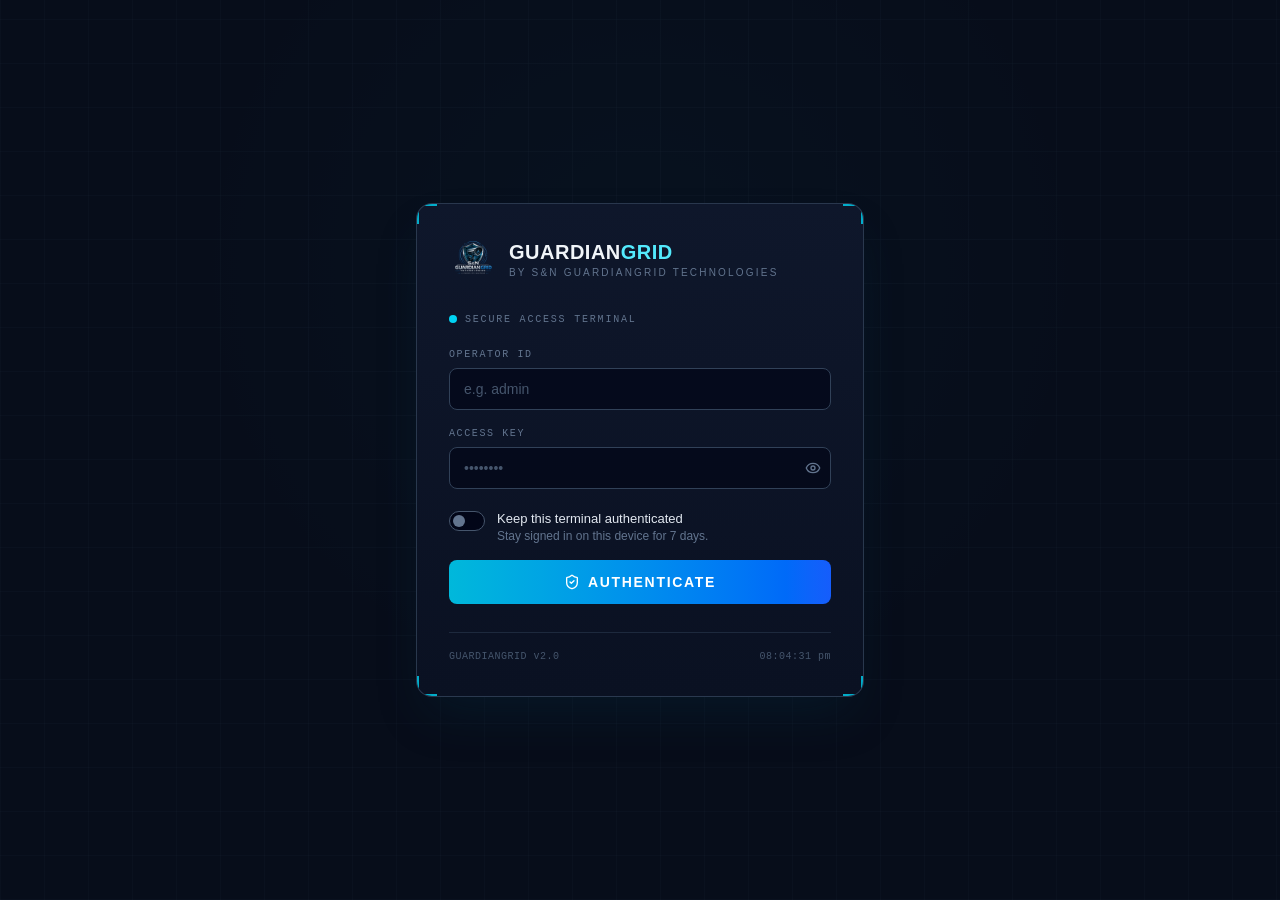
<file: frontend/index.html>
<!doctype html>
<html lang="en">
  <head>
    <meta charset="UTF-8" />
    <meta name="viewport" content="width=device-width, initial-scale=1.0" />
    <title>GuardianGrid — Security Operations</title>

    <meta name="theme-color" content="#0a0e1a" />
    <link rel="manifest" href="/frontend/manifest.webmanifest" />
    <link rel="apple-touch-icon" href="/frontend/icons/apple-touch-icon.png" />
    <meta name="apple-mobile-web-app-capable" content="yes" />
    <meta name="apple-mobile-web-app-status-bar-style" content="black-translucent" />
    <meta name="apple-mobile-web-app-title" content="GuardianGrid" />
    <script>
      // register the service worker, scoped to the app base
      if ("serviceWorker" in navigator) {
        window.addEventListener("load", () =>
          navigator.serviceWorker.register("/frontend/sw.js", { scope: "/frontend/" })
            .catch(() => {/* http (non-localhost) — PWA needs https; app still works */})
        );
      }
    </script>
    <script type="module" crossorigin src="/frontend/assets/index-IiaGAWqP.js"></script>
    <link rel="stylesheet" crossorigin href="/frontend/assets/index-CnhpWJAs.css">
  </head>
  <body>
    <div id="root"></div>
  </body>
</html>
</file>
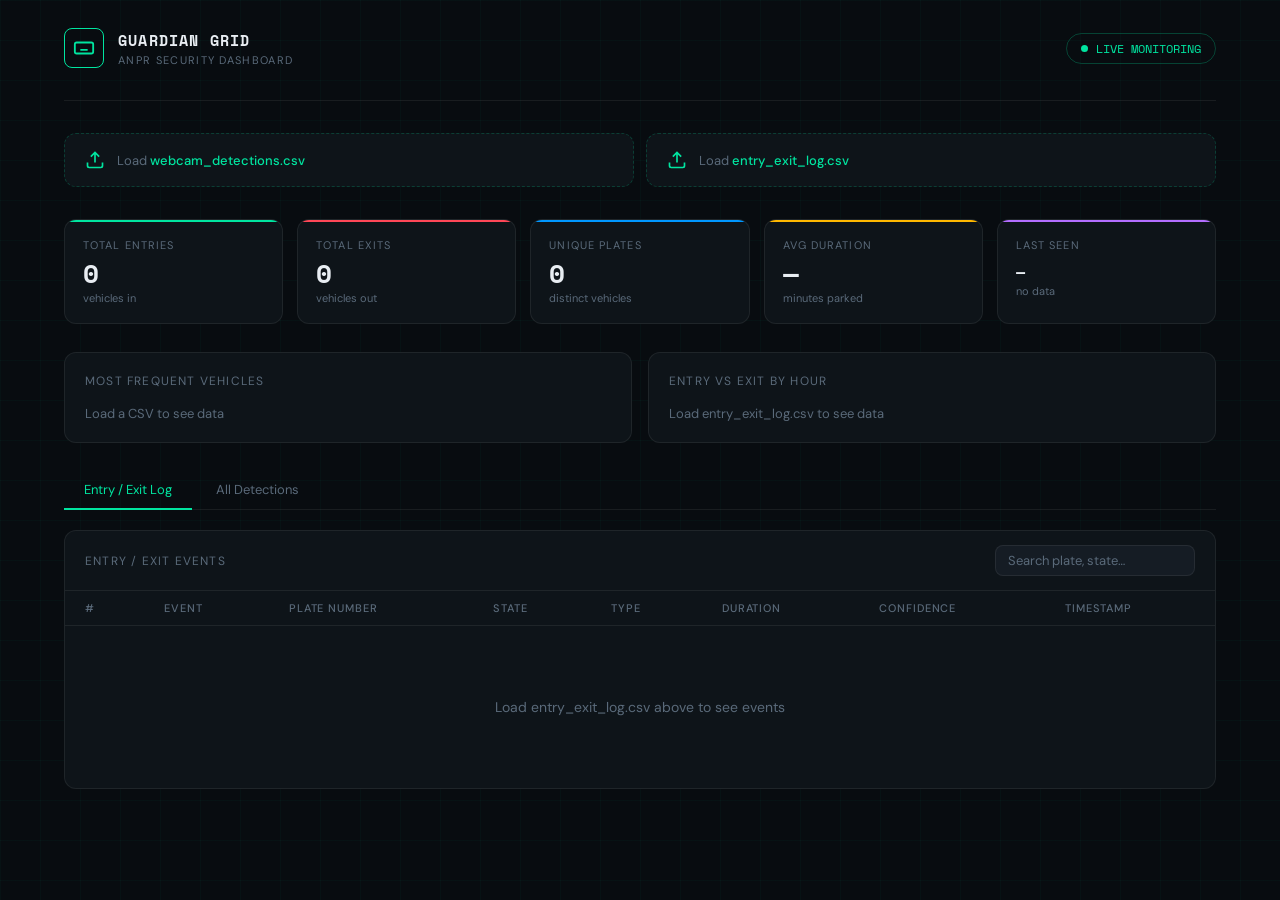
<file: dashboard.html>
<!DOCTYPE html>
<html lang="en">
<head>
<meta charset="UTF-8">
<meta name="viewport" content="width=device-width, initial-scale=1.0">
<title>GuardianGrid — ANPR Dashboard</title>
<link href="https://fonts.googleapis.com/css2?family=Space+Mono:wght@400;700&family=DM+Sans:wght@300;400;500;600&display=swap" rel="stylesheet">
<style>
  :root {
    --bg:#080c10; --surface:#0e1419; --surface2:#151c24;
    --border:rgba(255,255,255,0.07);
    --accent:#00e5a0; --accent2:#0097ff;
    --entry:#00e5a0; --exit:#ff4757;
    --warn:#ffb800; --text:#e8edf2; --muted:#5a6a7a;
    --mono:'Space Mono',monospace; --sans:'DM Sans',sans-serif;
  }
  *{box-sizing:border-box;margin:0;padding:0;}
  body{background:var(--bg);color:var(--text);font-family:var(--sans);min-height:100vh;overflow-x:hidden;}
  body::before{content:'';position:fixed;inset:0;z-index:0;
    background-image:linear-gradient(rgba(0,229,160,0.03) 1px,transparent 1px),
    linear-gradient(90deg,rgba(0,229,160,0.03) 1px,transparent 1px);
    background-size:40px 40px;pointer-events:none;}
  .shell{position:relative;z-index:1;max-width:1200px;margin:0 auto;padding:0 24px 60px;}

  header{display:flex;align-items:center;justify-content:space-between;padding:28px 0 32px;border-bottom:1px solid var(--border);margin-bottom:32px;}
  .logo{display:flex;align-items:center;gap:14px;}
  .logo-icon{width:40px;height:40px;border:1.5px solid var(--accent);border-radius:8px;display:flex;align-items:center;justify-content:center;}
  .logo-icon svg{width:22px;height:22px;stroke:var(--accent);fill:none;stroke-width:2;}
  .logo-text{font-family:var(--mono);font-size:15px;font-weight:700;letter-spacing:0.08em;}
  .logo-sub{font-size:11px;color:var(--muted);letter-spacing:0.12em;text-transform:uppercase;margin-top:2px;}
  .live-badge{display:flex;align-items:center;gap:8px;font-family:var(--mono);font-size:12px;color:var(--accent);border:1px solid rgba(0,229,160,0.25);padding:6px 14px;border-radius:20px;}
  .live-dot{width:7px;height:7px;background:var(--accent);border-radius:50%;animation:pulse 1.5s infinite;}
  @keyframes pulse{0%,100%{opacity:1;transform:scale(1)}50%{opacity:0.4;transform:scale(0.8)}}

  /* Upload bars */
  .upload-row{display:grid;grid-template-columns:1fr 1fr;gap:12px;margin-bottom:32px;}
  .upload-bar{background:var(--surface);border:1.5px dashed rgba(0,229,160,0.2);border-radius:12px;padding:16px 20px;display:flex;align-items:center;gap:12px;cursor:pointer;transition:border-color 0.2s,background 0.2s;}
  .upload-bar:hover{border-color:rgba(0,229,160,0.5);background:var(--surface2);}
  .upload-bar svg{width:20px;height:20px;stroke:var(--accent);fill:none;stroke-width:2;flex-shrink:0;}
  .upload-bar-text{font-size:13px;color:var(--muted);}
  .upload-bar-text strong{color:var(--accent);font-weight:500;}
  .upload-bar input{display:none;}
  .upload-filename{margin-left:auto;font-family:var(--mono);font-size:11px;color:var(--accent);white-space:nowrap;overflow:hidden;text-overflow:ellipsis;max-width:120px;}

  /* Stats */
  .stats{display:grid;grid-template-columns:repeat(5,1fr);gap:14px;margin-bottom:28px;}
  .stat{background:var(--surface);border:1px solid var(--border);border-radius:12px;padding:18px;position:relative;overflow:hidden;}
  .stat::after{content:'';position:absolute;top:0;left:0;right:0;height:2px;}
  .stat.green::after{background:var(--entry);}
  .stat.red::after{background:var(--exit);}
  .stat.blue::after{background:var(--accent2);}
  .stat.yellow::after{background:var(--warn);}
  .stat.purple::after{background:#b36eff;}
  .stat-label{font-size:11px;color:var(--muted);text-transform:uppercase;letter-spacing:0.1em;margin-bottom:8px;}
  .stat-value{font-family:var(--mono);font-size:26px;font-weight:700;line-height:1;}
  .stat-sub{font-size:11px;color:var(--muted);margin-top:5px;}

  /* Tabs */
  .tabs{display:flex;gap:4px;margin-bottom:20px;border-bottom:1px solid var(--border);padding-bottom:0;}
  .tab{padding:10px 20px;font-size:13px;cursor:pointer;color:var(--muted);border-bottom:2px solid transparent;margin-bottom:-1px;transition:color 0.15s,border-color 0.15s;}
  .tab.active{color:var(--accent);border-bottom-color:var(--accent);}

  /* Table card */
  .table-card{background:var(--surface);border:1px solid var(--border);border-radius:12px;overflow:hidden;}
  .table-header{display:flex;align-items:center;justify-content:space-between;padding:14px 20px;border-bottom:1px solid var(--border);}
  .table-title{font-size:12px;text-transform:uppercase;letter-spacing:0.1em;color:var(--muted);}
  .search-box{background:var(--surface2);border:1px solid var(--border);border-radius:8px;padding:6px 12px;font-size:13px;color:var(--text);font-family:var(--sans);width:200px;outline:none;}
  .search-box:focus{border-color:rgba(0,229,160,0.4);}
  .search-box::placeholder{color:var(--muted);}
  table{width:100%;border-collapse:collapse;}
  th{font-size:11px;text-transform:uppercase;letter-spacing:0.08em;color:var(--muted);padding:10px 20px;text-align:left;border-bottom:1px solid var(--border);font-weight:500;}
  td{padding:12px 20px;border-bottom:1px solid rgba(255,255,255,0.04);font-size:13px;}
  tr:last-child td{border-bottom:none;}
  tr:hover td{background:rgba(255,255,255,0.02);}
  .plate-mono{font-family:var(--mono);font-size:14px;font-weight:700;color:var(--accent);letter-spacing:0.06em;}
  .event-badge{display:inline-flex;align-items:center;gap:5px;padding:3px 10px;border-radius:20px;font-size:11px;font-weight:600;}
  .badge-entry{background:rgba(0,229,160,0.12);color:var(--entry);}
  .badge-exit{background:rgba(255,71,87,0.12);color:var(--exit);}
  .type-badge{display:inline-block;padding:3px 10px;border-radius:20px;font-size:11px;font-weight:500;}
  .badge-white{background:rgba(232,237,242,0.1);color:#c8d4df;}
  .badge-yellow{background:rgba(255,184,0,0.12);color:var(--warn);}
  .badge-green{background:rgba(0,229,160,0.12);color:var(--accent);}
  .badge-black{background:rgba(255,71,87,0.12);color:var(--exit);}
  .conf-bar{display:flex;align-items:center;gap:8px;}
  .conf-track{width:60px;height:4px;background:rgba(255,255,255,0.08);border-radius:2px;overflow:hidden;}
  .conf-fill{height:100%;border-radius:2px;}
  .duration-pill{background:var(--surface2);border-radius:20px;padding:2px 8px;font-family:var(--mono);font-size:11px;color:var(--muted);}
  .empty-state{text-align:center;padding:60px 20px;color:var(--muted);font-size:14px;}

  /* Charts row */
  .charts-row{display:grid;grid-template-columns:1fr 1fr;gap:16px;margin-bottom:28px;}
  .chart-card{background:var(--surface);border:1px solid var(--border);border-radius:12px;padding:20px;}
  .card-title{font-size:12px;text-transform:uppercase;letter-spacing:0.1em;color:var(--muted);margin-bottom:16px;}
  .bar-row{display:flex;align-items:center;gap:10px;margin-bottom:10px;}
  .bar-label{font-size:12px;color:var(--text);width:140px;flex-shrink:0;white-space:nowrap;overflow:hidden;text-overflow:ellipsis;font-family:var(--mono);}
  .bar-track{flex:1;height:6px;background:rgba(255,255,255,0.06);border-radius:3px;overflow:hidden;}
  .bar-fill{height:100%;border-radius:3px;transition:width 0.8s ease;}
  .bar-count{font-family:var(--mono);font-size:12px;color:var(--muted);width:28px;text-align:right;}

  @media(max-width:700px){
    .stats{grid-template-columns:1fr 1fr;}
    .charts-row{grid-template-columns:1fr;}
    .upload-row{grid-template-columns:1fr;}
  }
</style>
</head>
<body>
<div class="shell">

  <header>
    <div class="logo">
      <div class="logo-icon">
        <svg viewBox="0 0 24 24"><rect x="2" y="6" width="20" height="12" rx="2"/><path d="M6 10h.01M18 10h.01M8 14h8"/></svg>
      </div>
      <div>
        <div class="logo-text">GUARDIAN GRID</div>
        <div class="logo-sub">ANPR Security Dashboard</div>
      </div>
    </div>
    <div class="live-badge"><div class="live-dot"></div>LIVE MONITORING</div>
  </header>

  <!-- Upload bars -->
  <div class="upload-row">
    <label class="upload-bar" id="uploadBar1">
      <svg viewBox="0 0 24 24"><path d="M21 15v4a2 2 0 01-2 2H5a2 2 0 01-2-2v-4M17 8l-5-5-5 5M12 3v12"/></svg>
      <div class="upload-bar-text">Load <strong>webcam_detections.csv</strong></div>
      <input type="file" id="csvDetections" accept=".csv">
      <span class="upload-filename" id="name1"></span>
    </label>
    <label class="upload-bar" id="uploadBar2">
      <svg viewBox="0 0 24 24"><path d="M21 15v4a2 2 0 01-2 2H5a2 2 0 01-2-2v-4M17 8l-5-5-5 5M12 3v12"/></svg>
      <div class="upload-bar-text">Load <strong>entry_exit_log.csv</strong></div>
      <input type="file" id="csvEntryExit" accept=".csv">
      <span class="upload-filename" id="name2"></span>
    </label>
  </div>

  <!-- Stats -->
  <div class="stats">
    <div class="stat green">
      <div class="stat-label">Total Entries</div>
      <div class="stat-value" id="statEntries">0</div>
      <div class="stat-sub">vehicles in</div>
    </div>
    <div class="stat red">
      <div class="stat-label">Total Exits</div>
      <div class="stat-value" id="statExits">0</div>
      <div class="stat-sub">vehicles out</div>
    </div>
    <div class="stat blue">
      <div class="stat-label">Unique Plates</div>
      <div class="stat-value" id="statUnique">0</div>
      <div class="stat-sub">distinct vehicles</div>
    </div>
    <div class="stat yellow">
      <div class="stat-label">Avg Duration</div>
      <div class="stat-value" id="statDuration">—</div>
      <div class="stat-sub">minutes parked</div>
    </div>
    <div class="stat purple">
      <div class="stat-label">Last Seen</div>
      <div class="stat-value" id="statLast" style="font-size:15px;padding-top:4px;">—</div>
      <div class="stat-sub" id="statLastTime">no data</div>
    </div>
  </div>

  <!-- Charts -->
  <div class="charts-row">
    <div class="chart-card">
      <div class="card-title">Most Frequent Vehicles</div>
      <div id="topPlates"><div style="color:var(--muted);font-size:13px;">Load a CSV to see data</div></div>
    </div>
    <div class="chart-card">
      <div class="card-title">Entry vs Exit by Hour</div>
      <div id="hourChart"><div style="color:var(--muted);font-size:13px;">Load entry_exit_log.csv to see data</div></div>
    </div>
  </div>

  <!-- Tabs + Table -->
  <div class="tabs">
    <div class="tab active" onclick="switchTab('entryexit')">Entry / Exit Log</div>
    <div class="tab" onclick="switchTab('detections')">All Detections</div>
  </div>

  <div id="panelEntryexit">
    <div class="table-card">
      <div class="table-header">
        <div class="table-title">Entry / Exit Events</div>
        <input class="search-box" id="searchEE" placeholder="Search plate, state…" oninput="filterEE()">
      </div>
      <table>
        <thead><tr>
          <th>#</th><th>Event</th><th>Plate Number</th>
          <th>State</th><th>Type</th><th>Duration</th>
          <th>Confidence</th><th>Timestamp</th>
        </tr></thead>
        <tbody id="eeBody">
          <tr><td colspan="8"><div class="empty-state">Load entry_exit_log.csv above to see events</div></td></tr>
        </tbody>
      </table>
    </div>
  </div>

  <div id="panelDetections" style="display:none;">
    <div class="table-card">
      <div class="table-header">
        <div class="table-title">All Detections</div>
        <input class="search-box" id="searchDet" placeholder="Search plate, state…" oninput="filterDet()">
      </div>
      <table>
        <thead><tr>
          <th>#</th><th>Plate Number</th><th>Plate Type</th>
          <th>State</th><th>Confidence</th><th>Timestamp</th>
        </tr></thead>
        <tbody id="detBody">
          <tr><td colspan="6"><div class="empty-state">Load webcam_detections.csv above to see data</div></td></tr>
        </tbody>
      </table>
    </div>
  </div>

</div>

<script>
let eeRows  = [];
let detRows = [];

// ── Tab switch ──
function switchTab(tab) {
  document.querySelectorAll('.tab').forEach((t,i) => {
    t.classList.toggle('active', (i===0&&tab==='entryexit')||(i===1&&tab==='detections'));
  });
  document.getElementById('panelEntryexit').style.display  = tab==='entryexit'  ? '' : 'none';
  document.getElementById('panelDetections').style.display = tab==='detections' ? '' : 'none';
}

// ── CSV loaders ──
function loadCSV(inputId, nameId, callback) {
  const input = document.getElementById(inputId);
  input.addEventListener('change', function() {
    const file = this.files[0]; if(!file) return;
    document.getElementById(nameId).textContent = file.name;
    const reader = new FileReader();
    reader.onload = e => callback(e.target.result);
    reader.readAsText(file);
  });
}

loadCSV('csvDetections', 'name1', text => {
  detRows = parseCSV(text);
  renderDetections(detRows);
  updateStats();
  renderTopPlates();
});

loadCSV('csvEntryExit', 'name2', text => {
  eeRows = parseCSV(text);
  renderEE(eeRows);
  updateStats();
  renderHourChart();
});

function parseCSV(text) {
  const lines = text.trim().split('\n');
  if(lines.length < 2) return [];
  const headers = lines[0].split(',').map(h => h.trim().replace(/"/g,'').toLowerCase());
  return lines.slice(1).map(line => {
    const vals = line.split(',').map(v => v.trim().replace(/"/g,''));
    const row = {};
    headers.forEach((h,i) => row[h] = vals[i]||'');
    return row;
  }).filter(r => Object.values(r).some(v=>v));
}

// ── Stats ──
function updateStats() {
  const entries  = eeRows.filter(r => (r.event_type||'').toUpperCase()==='ENTRY').length;
  const exits    = eeRows.filter(r => (r.event_type||'').toUpperCase()==='EXIT').length;
  const allPlates= [...eeRows.map(r=>r.plate_number), ...detRows.map(r=>r.plate_number)];
  const unique   = new Set(allPlates.filter(Boolean)).size;
  const durations= eeRows.filter(r=>r.event_type==='EXIT').map(r=>parseFloat(r.duration_minutes)).filter(n=>!isNaN(n)&&n>0);
  const avgDur   = durations.length ? (durations.reduce((a,b)=>a+b,0)/durations.length).toFixed(1) : null;
  const allRows  = [...eeRows, ...detRows].sort((a,b)=>(b.timestamp||'').localeCompare(a.timestamp||''));
  const latest   = allRows[0];

  document.getElementById('statEntries').textContent  = entries;
  document.getElementById('statExits').textContent    = exits;
  document.getElementById('statUnique').textContent   = unique;
  document.getElementById('statDuration').textContent = avgDur ? avgDur+'m' : '—';
  if(latest) {
    document.getElementById('statLast').textContent     = latest.plate_number||'—';
    document.getElementById('statLastTime').textContent = (latest.timestamp||'').substring(0,16);
  }
}

// ── Top plates bar chart ──
function renderTopPlates() {
  const counts = {};
  [...detRows,...eeRows].forEach(r => {
    const p = r.plate_number||'';
    if(p) counts[p] = (counts[p]||0)+1;
  });
  const sorted = Object.entries(counts).sort((a,b)=>b[1]-a[1]).slice(0,6);
  const max = sorted[0]?.[1]||1;
  document.getElementById('topPlates').innerHTML = sorted.map(([plate,count]) => `
    <div class="bar-row">
      <div class="bar-label">${plate}</div>
      <div class="bar-track"><div class="bar-fill" style="width:${Math.round(count/max*100)}%;background:var(--accent)"></div></div>
      <div class="bar-count">${count}</div>
    </div>`).join('') || '<div style="color:var(--muted);font-size:13px;">No data</div>';
}

// ── Hour chart ──
function renderHourChart() {
  const hours = Array(24).fill(0).map((_,i)=>({hour:i,entry:0,exit:0}));
  eeRows.forEach(r => {
    const ts = r.timestamp||'';
    const h  = parseInt(ts.substring(11,13));
    if(!isNaN(h)) {
      if((r.event_type||'').toUpperCase()==='ENTRY') hours[h].entry++;
      else hours[h].exit++;
    }
  });
  const active = hours.filter(h=>h.entry+h.exit>0);
  if(!active.length) {
    document.getElementById('hourChart').innerHTML = '<div style="color:var(--muted);font-size:13px;">No data yet</div>';
    return;
  }
  const max = Math.max(...hours.map(h=>h.entry+h.exit),1);
  document.getElementById('hourChart').innerHTML = active.map(h => `
    <div class="bar-row">
      <div class="bar-label">${String(h.hour).padStart(2,'0')}:00</div>
      <div class="bar-track" style="position:relative;">
        <div class="bar-fill" style="width:${Math.round(h.entry/max*100)}%;background:var(--entry);position:absolute;top:0;left:0;"></div>
        <div class="bar-fill" style="width:${Math.round(h.exit/max*100)}%;background:var(--exit);margin-left:${Math.round(h.entry/max*100)}%;position:absolute;top:0;"></div>
      </div>
      <div class="bar-count" style="color:var(--entry)">${h.entry}</div>
    </div>`).join('');
}

// ── Entry/Exit table ──
function renderEE(rows) {
  if(!rows.length) {
    document.getElementById('eeBody').innerHTML = `<tr><td colspan="8"><div class="empty-state">No events yet</div></td></tr>`;
    return;
  }
  const confColor = c => c>=80?'#00e5a0':c>=55?'#ffb800':'#ff4757';
  document.getElementById('eeBody').innerHTML = rows.slice().reverse().map((r,i) => {
    const isEntry = (r.event_type||'').toUpperCase()==='ENTRY';
    const conf    = parseFloat(r.confidence)||0;
    const dur     = parseFloat(r.duration_minutes)||0;
    return `<tr>
      <td style="color:var(--muted);font-family:var(--mono);font-size:12px">${rows.length-i}</td>
      <td><span class="event-badge ${isEntry?'badge-entry':'badge-exit'}">${isEntry?'▲ ENTRY':'▼ EXIT'}</span></td>
      <td><span class="plate-mono">${r.plate_number||'—'}</span></td>
      <td style="color:var(--muted)">${r.state_name||'—'}</td>
      <td><span class="type-badge badge-white">${r.plate_label||'—'}</span></td>
      <td>${dur>0?`<span class="duration-pill">${dur}m</span>`:'<span style="color:var(--muted)">—</span>'}</td>
      <td>
        <div class="conf-bar">
          <div class="conf-track"><div class="conf-fill" style="width:${Math.min(100,conf)}%;background:${confColor(conf)}"></div></div>
          <span style="font-family:var(--mono);font-size:12px;color:${confColor(conf)}">${Math.round(conf)}%</span>
        </div>
      </td>
      <td style="color:var(--muted);font-size:12px">${(r.timestamp||'').substring(0,16)}</td>
    </tr>`;
  }).join('');
}

// ── Detections table ──
function renderDetections(rows) {
  if(!rows.length) {
    document.getElementById('detBody').innerHTML = `<tr><td colspan="6"><div class="empty-state">No detections yet</div></td></tr>`;
    return;
  }
  const confColor = c => c>=80?'#00e5a0':c>=55?'#ffb800':'#ff4757';
  const badgeClass = t => ({'white':'badge-white','yellow':'badge-yellow','green':'badge-green','black':'badge-black'}[t]||'badge-white');
  const typeLabel  = t => ({'white':'Private','yellow':'Commercial','green':'Electric','black':'Taxi'}[t]||t||'—');
  document.getElementById('detBody').innerHTML = rows.slice().reverse().map((r,i) => {
    const conf = parseFloat(r.confidence)||0;
    const type = (r.plate_type||'white').toLowerCase();
    return `<tr>
      <td style="color:var(--muted);font-family:var(--mono);font-size:12px">${rows.length-i}</td>
      <td><span class="plate-mono">${r.plate_number||r.plate_raw||'—'}</span></td>
      <td><span class="type-badge ${badgeClass(type)}">${typeLabel(type)}</span></td>
      <td style="color:var(--muted)">${r.state_name||'—'}</td>
      <td>
        <div class="conf-bar">
          <div class="conf-track"><div class="conf-fill" style="width:${Math.min(100,conf)}%;background:${confColor(conf)}"></div></div>
          <span style="font-family:var(--mono);font-size:12px;color:${confColor(conf)}">${Math.round(conf)}%</span>
        </div>
      </td>
      <td style="color:var(--muted);font-size:12px">${(r.timestamp||'').substring(0,16)}</td>
    </tr>`;
  }).join('');
}

function filterEE() {
  const q = document.getElementById('searchEE').value.toLowerCase();
  renderEE(eeRows.filter(r =>
    (r.plate_number||'').toLowerCase().includes(q)||
    (r.state_name||'').toLowerCase().includes(q)||
    (r.event_type||'').toLowerCase().includes(q)
  ));
}

function filterDet() {
  const q = document.getElementById('searchDet').value.toLowerCase();
  renderDetections(detRows.filter(r =>
    (r.plate_number||'').toLowerCase().includes(q)||
    (r.state_name||'').toLowerCase().includes(q)
  ));
}
</script>
</body>
</html>
</file>
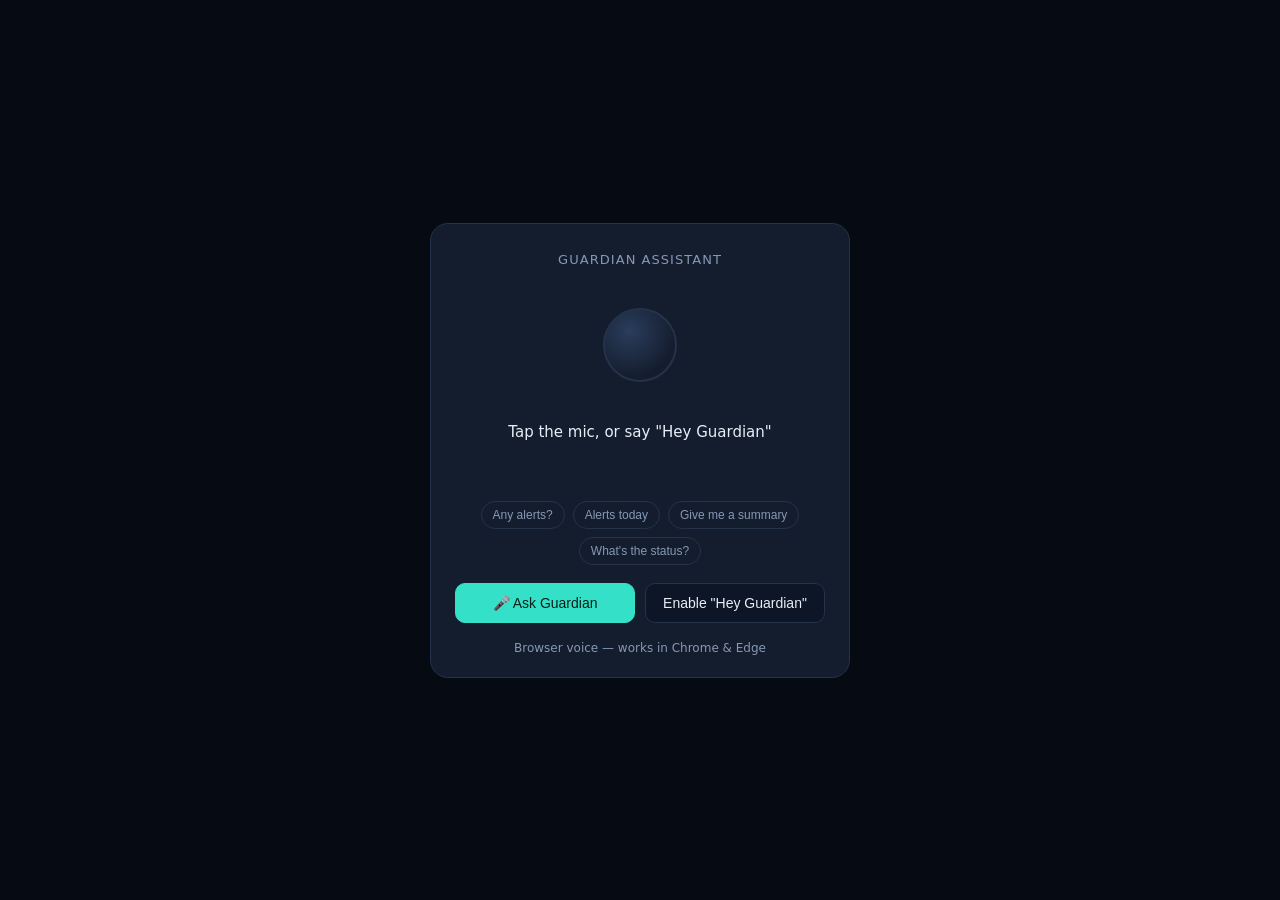
<file: guardian_assistant.html>
<!DOCTYPE html>
<html lang="en">
<head>
<meta charset="UTF-8">
<meta name="viewport" content="width=device-width, initial-scale=1.0">
<title>Voice Assistant</title>
<style>
  :root {
    --gg-bg: #0d1420;
    --gg-panel: #141d2e;
    --gg-line: #24324a;
    --gg-text: #e8eef7;
    --gg-muted: #8698b5;
    --gg-accent: #35e0c8;      /* teal — "listening" */
    --gg-speak: #4a9eff;       /* blue — "speaking" */
    --gg-alert: #ff5c6c;
  }
  * { box-sizing: border-box; margin: 0; padding: 0; }
  body {
    font-family: -apple-system, "Segoe UI", system-ui, sans-serif;
    background: #060a12;
    color: var(--gg-text);
    min-height: 100vh;
    display: flex; align-items: center; justify-content: center;
    padding: 20px;
  }

  /* Floating button (bottom-right, like a dashboard would have) */
  .gg-fab {
    position: fixed; bottom: 28px; right: 28px;
    width: 60px; height: 60px; border-radius: 50%;
    background: var(--gg-panel); border: 1px solid var(--gg-line);
    color: var(--gg-accent); cursor: pointer;
    display: flex; align-items: center; justify-content: center;
    font-size: 24px; transition: transform .15s, border-color .15s;
    z-index: 50;
  }
  .gg-fab:hover { transform: scale(1.05); border-color: var(--gg-accent); }
  .gg-fab.armed { border-color: var(--gg-accent); box-shadow: 0 0 0 4px rgba(53,224,200,.12); }

  /* The dialogue box */
  .gg-box {
    width: 100%; max-width: 420px;
    background: var(--gg-panel);
    border: 1px solid var(--gg-line);
    border-radius: 18px;
    padding: 28px 24px 22px;
    display: flex; flex-direction: column; align-items: center;
    gap: 18px;
  }
  .gg-title { font-size: 13px; letter-spacing: .08em; text-transform: uppercase; color: var(--gg-muted); }

  /* The animated orb — the "AI is here" feel */
  .gg-orb-wrap { position: relative; width: 120px; height: 120px; display: grid; place-items: center; }
  .gg-orb {
    width: 74px; height: 74px; border-radius: 50%;
    background: radial-gradient(circle at 35% 30%, #2a3d5c, #141d2e 70%);
    border: 2px solid var(--gg-line);
    position: relative; z-index: 2;
    transition: border-color .3s, box-shadow .3s;
  }
  .gg-ring {
    position: absolute; inset: 0; border-radius: 50%;
    border: 2px solid transparent; opacity: 0;
  }

  /* States */
  .state-idle .gg-orb { border-color: var(--gg-line); }
  .state-listening .gg-orb { border-color: var(--gg-accent); box-shadow: 0 0 24px rgba(53,224,200,.4); }
  .state-listening .gg-ring { border-color: var(--gg-accent); animation: pulse 1.6s ease-out infinite; opacity: 1; }
  .state-thinking .gg-orb { border-color: var(--gg-muted); }
  .state-thinking .gg-ring { border-color: var(--gg-muted); animation: spin 1s linear infinite; opacity: .8; border-top-color: transparent; border-right-color: transparent; }
  .state-speaking .gg-orb { border-color: var(--gg-speak); box-shadow: 0 0 24px rgba(74,158,255,.45); }
  .state-speaking .gg-ring { border-color: var(--gg-speak); animation: pulse 1.1s ease-out infinite; opacity: 1; }

  @keyframes pulse { 0% { transform: scale(1); opacity: .7; } 100% { transform: scale(1.5); opacity: 0; } }
  @keyframes spin  { to { transform: rotate(360deg); } }
  @media (prefers-reduced-motion: reduce) {
    .gg-ring { animation: none !important; }
  }

  .gg-status { font-size: 15px; color: var(--gg-text); min-height: 22px; text-align: center; }
  .gg-transcript { font-size: 14px; color: var(--gg-muted); text-align: center; min-height: 20px; font-style: italic; }
  .gg-answer {
    font-size: 15px; line-height: 1.5; color: var(--gg-text);
    background: #0d1626; border: 1px solid var(--gg-line); border-radius: 12px;
    padding: 14px 16px; width: 100%; min-height: 20px;
    text-align: left; display: none;
  }
  .gg-answer.show { display: block; }

  .gg-row { display: flex; gap: 10px; width: 100%; }
  .gg-btn {
    flex: 1; padding: 11px; border-radius: 10px; cursor: pointer;
    font-size: 14px; font-weight: 500; border: 1px solid var(--gg-line);
    background: #0d1626; color: var(--gg-text); transition: border-color .15s;
  }
  .gg-btn:hover { border-color: var(--gg-accent); }
  .gg-btn.primary { background: var(--gg-accent); color: #062018; border-color: var(--gg-accent); }
  .gg-hint { font-size: 12px; color: var(--gg-muted); text-align: center; }
  .gg-chips { display: flex; flex-wrap: wrap; gap: 8px; justify-content: center; }
  .gg-chip { font-size: 12px; padding: 6px 11px; border-radius: 20px; border: 1px solid var(--gg-line); color: var(--gg-muted); cursor: pointer; background: transparent; }
  .gg-chip:hover { border-color: var(--gg-accent); color: var(--gg-text); }
</style>
</head>
<body>

<div class="gg-box state-idle" id="ggBox">
  <div class="gg-title">Guardian Assistant</div>

  <div class="gg-orb-wrap">
    <div class="gg-ring"></div>
    <div class="gg-orb"></div>
  </div>

  <div class="gg-status" id="ggStatus">Tap the mic, or say "Hey Guardian"</div>
  <div class="gg-transcript" id="ggTranscript"></div>
  <div class="gg-answer" id="ggAnswer"></div>

  <div class="gg-chips" id="ggChips">
    <button class="gg-chip">Any alerts?</button>
    <button class="gg-chip">Alerts today</button>
    <button class="gg-chip">Give me a summary</button>
    <button class="gg-chip">What's the status?</button>
  </div>

  <div class="gg-row">
    <button class="gg-btn primary" id="ggMic">🎤 Ask Guardian</button>
    <button class="gg-btn" id="ggWake">Enable "Hey Guardian"</button>
  </div>
  <div class="gg-hint" id="ggHint">Browser voice — works in Chrome & Edge</div>
</div>

<script>
// ── Config ──────────────────────────────────────────────────────
// Where the backend lives. When served from your dashboard, same origin works.
const ASK_URL = (location.origin.startsWith("http") ? location.origin : "http://localhost:5000") + "/api/guardian/ask";

const box = document.getElementById("ggBox");
const statusEl = document.getElementById("ggStatus");
const transcriptEl = document.getElementById("ggTranscript");
const answerEl = document.getElementById("ggAnswer");
const micBtn = document.getElementById("ggMic");
const wakeBtn = document.getElementById("ggWake");
const hint = document.getElementById("ggHint");

const SR = window.SpeechRecognition || window.webkitSpeechRecognition;
const synth = window.speechSynthesis;

function setState(s, msg) {
  box.className = "gg-box state-" + s;
  if (msg !== undefined) statusEl.textContent = msg;
}

if (!SR) {
  hint.textContent = "Voice not supported here — use Chrome or Edge.";
  micBtn.disabled = true; wakeBtn.disabled = true;
}

// ── Speak an answer aloud (browser TTS) ────────────────────────
let _voicesReady = false;
function _loadVoices() {
  const vs = synth ? synth.getVoices() : [];
  if (vs.length) _voicesReady = true;
  return vs;
}
if (synth) {
  _loadVoices();
  synth.addEventListener("voiceschanged", _loadVoices);
}

function speak(text) {
  if (!synth) { setState("idle", "(no speech support) " + text); return; }
  synth.cancel();
  const u = new SpeechSynthesisUtterance(text);
  u.rate = 1.0; u.pitch = 1.0; u.volume = 1.0;
  const voices = _loadVoices();
  const v = voices.find(v => /female|zira|samantha|google us english/i.test(v.name))
            || voices.find(v => /^en/i.test(v.lang));
  if (v) u.voice = v;
  setState("speaking", "Guardian is responding…");
  u.onend = () => setState("idle", 'Ask again, or say "Hey Guardian"');
  u.onerror = (e) => { setState("idle", "Voice error: " + e.error + " (answer shown above)"); };
  // Some browsers need a tick after cancel() before speak() takes.
  setTimeout(() => synth.speak(u), 60);
}

// Prime speech synthesis on first user gesture (Chrome autoplay policy):
// a silent utterance unlocks audio so later answers actually play.
let _primed = false;
function primeVoice() {
  if (_primed || !synth) return;
  const u = new SpeechSynthesisUtterance(" ");
  u.volume = 0; synth.speak(u); _primed = true;
}

// ── Ask the backend ────────────────────────────────────────────
async function ask(question) {
  transcriptEl.textContent = '“' + question + '”';
  setState("thinking", "Thinking…");
  answerEl.classList.remove("show");
  try {
    const res = await fetch(ASK_URL, {
      method: "POST",
      headers: { "Content-Type": "application/json" },
      body: JSON.stringify({ question })
    });
    const data = await res.json();
    const answer = data.answer || "I didn't get an answer, boss.";
    answerEl.textContent = answer;
    answerEl.classList.add("show");
    speak(answer);
  } catch (e) {
    setState("idle", "Couldn't reach Guardian. Is the server running?");
    answerEl.textContent = "Connection error — check that the server is running.";
    answerEl.classList.add("show");
  }
}

// ── One-shot question capture ──────────────────────────────────
function listenOnce() {
  if (!SR) return;
  const rec = new SR();
  rec.lang = "en-IN";
  rec.interimResults = false;
  rec.maxAlternatives = 1;
  setState("listening", "Listening…");
  transcriptEl.textContent = "";
  rec.onresult = (e) => {
    const said = e.results[0][0].transcript;
    ask(said);
  };
  rec.onerror = (e) => setState("idle", e.error === "no-speech" ? "Didn't catch that — try again." : "Mic error: " + e.error);
  rec.onend = () => { if (box.classList.contains("state-listening")) setState("idle", 'Tap the mic, or say "Hey Guardian"'); };
  rec.start();
}

// ── Wake-word listening ("Hey Guardian") ───────────────────────
let wakeRec = null, wakeOn = false;
function toggleWake() {
  if (!SR) return;
  if (wakeOn) {
    wakeOn = false; if (wakeRec) wakeRec.stop();
    wakeBtn.textContent = 'Enable "Hey Guardian"';
    document.querySelector(".gg-fab")?.classList.remove("armed");
    setState("idle", 'Tap the mic, or say "Hey Guardian"');
    return;
  }
  wakeOn = true;
  wakeBtn.textContent = 'Stop listening';
  wakeRec = new SR();
  wakeRec.lang = "en-IN";
  wakeRec.continuous = true;
  wakeRec.interimResults = true;
  wakeRec.onresult = (e) => {
    const txt = Array.from(e.results).map(r => r[0].transcript).join(" ").toLowerCase();
    if (txt.includes("guardian")) {
      wakeRec.stop();  // hand off to one-shot capture
    }
  };
  wakeRec.onend = () => {
    if (!wakeOn) return;
    // if we stopped because of the wake word, capture a question, then resume
    if (box.classList.contains("state-idle") && statusEl.textContent.includes("Hey")) {
      setState("listening", "Yes, boss? Ask your question…");
      listenOnceThenResume();
    } else {
      try { wakeRec.start(); } catch(_) {}  // keep listening
    }
  };
  try { wakeRec.start(); } catch(_) {}
  setState("idle", 'Listening for "Hey Guardian"…');
}

function listenOnceThenResume() {
  const rec = new SR();
  rec.lang = "en-IN"; rec.interimResults = false;
  rec.onresult = (e) => ask(e.results[0][0].transcript);
  rec.onend = () => { if (wakeOn) setTimeout(() => { try { wakeRec.start(); } catch(_){} }, 1500); };
  rec.onerror = () => { if (wakeOn) { try { wakeRec.start(); } catch(_){} } };
  rec.start();
}

// ── Wire up buttons ────────────────────────────────────────────
micBtn.addEventListener("click", () => { primeVoice(); listenOnce(); });
wakeBtn.addEventListener("click", () => { primeVoice(); toggleWake(); });
document.querySelectorAll(".gg-chip").forEach(c =>
  c.addEventListener("click", () => { primeVoice(); ask(c.textContent); }));

// double-click the orb to test the voice in isolation
document.querySelector(".gg-orb").addEventListener("click", () => {
  primeVoice();
  speak("Voice test. If you can hear this, Guardian's audio is working, boss.");
});

// load voices (some browsers populate async)
if (synth) synth.onvoiceschanged = () => {};
</script>
</body>
</html>
</file>
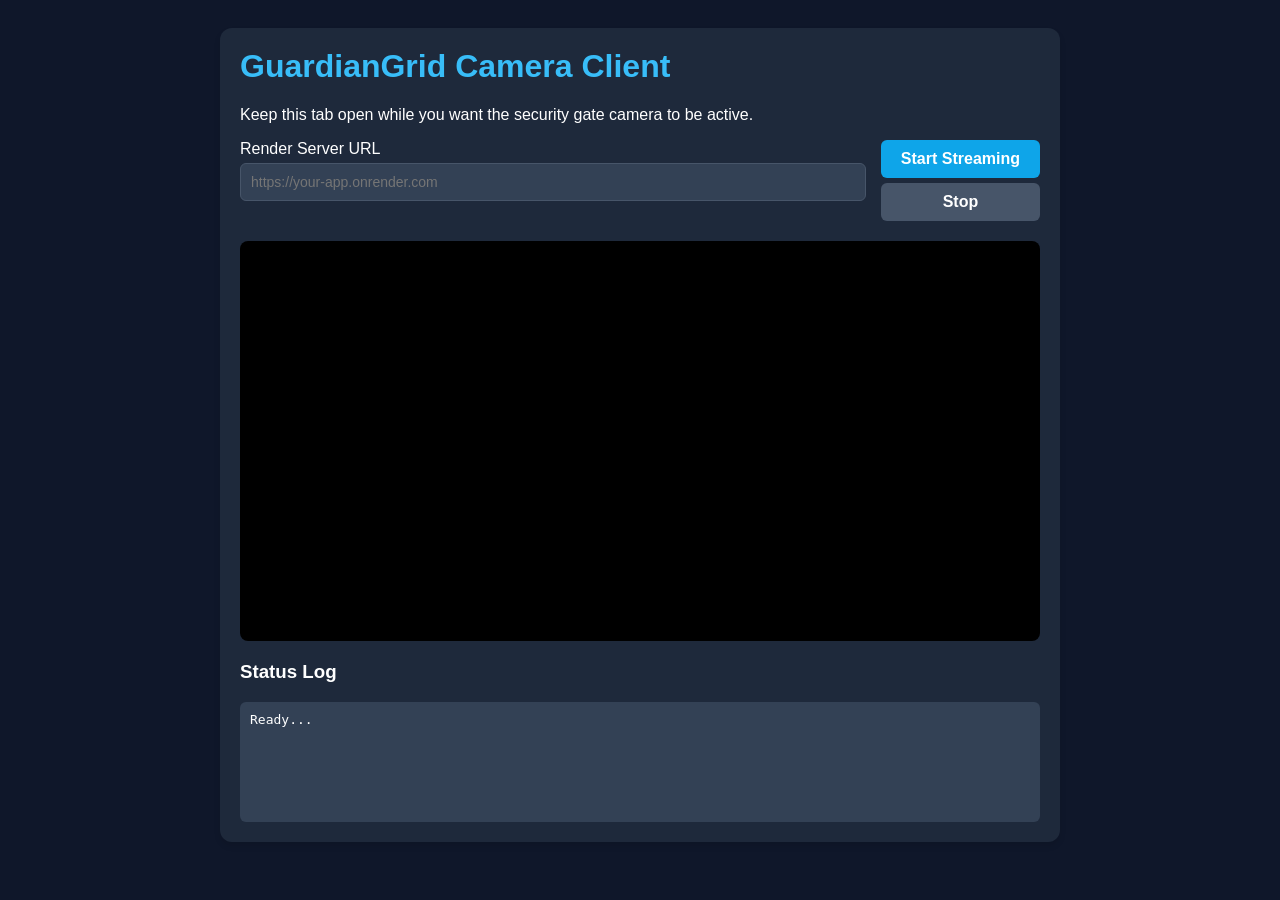
<file: webcam_client.html>
<!DOCTYPE html>
<html lang="en">
<head>
    <meta charset="UTF-8">
    <meta name="viewport" content="width=device-width, initial-scale=1.0">
    <title>GuardianGrid Camera Client</title>
    <style>
        body {
            font-family: -apple-system, BlinkMacSystemFont, "Segoe UI", Roboto, Helvetica, Arial, sans-serif;
            background-color: #0f172a;
            color: white;
            display: flex;
            flex-direction: column;
            align-items: center;
            padding: 20px;
        }
        .container {
            max-width: 800px;
            width: 100%;
            background-color: #1e293b;
            padding: 20px;
            border-radius: 12px;
            box-shadow: 0 4px 6px rgba(0, 0, 0, 0.1);
        }
        h1 { margin-top: 0; color: #38bdf8; }
        .video-container {
            position: relative;
            width: 100%;
            border-radius: 8px;
            overflow: hidden;
            background-color: #000;
            margin-bottom: 20px;
        }
        video {
            width: 100%;
            display: block;
        }
        .controls {
            display: flex;
            gap: 15px;
            margin-bottom: 20px;
            flex-wrap: wrap;
        }
        .input-group {
            display: flex;
            flex-direction: column;
            gap: 5px;
            flex-grow: 1;
        }
        input, select {
            padding: 10px;
            border-radius: 6px;
            border: 1px solid #475569;
            background-color: #334155;
            color: white;
            font-size: 14px;
        }
        button {
            background-color: #0ea5e9;
            color: white;
            border: none;
            padding: 10px 20px;
            border-radius: 6px;
            cursor: pointer;
            font-weight: bold;
            font-size: 16px;
            transition: background-color 0.2s;
        }
        button:hover { background-color: #0284c7; }
        button:disabled { background-color: #475569; cursor: not-allowed; }
        #status {
            padding: 10px;
            border-radius: 6px;
            background-color: #334155;
            font-family: monospace;
            height: 100px;
            overflow-y: auto;
        }
        .status-success { color: #4ade80; }
        .status-error { color: #f87171; }
    </style>
</head>
<body>
    <div class="container">
        <h1>GuardianGrid Camera Client</h1>
        <p>Keep this tab open while you want the security gate camera to be active.</p>

        <div class="controls">
            <div class="input-group">
                <label for="serverUrl">Render Server URL</label>
                <input type="text" id="serverUrl" placeholder="https://your-app.onrender.com" value="">
            </div>
            <div class="input-group" style="flex-grow: 0; justify-content: flex-end;">
                <button id="startBtn">Start Streaming</button>
                <button id="stopBtn" disabled>Stop</button>
            </div>
        </div>

        <div class="video-container">
            <video id="video" autoplay playsinline muted></video>
        </div>
        
        <canvas id="canvas" style="display: none;"></canvas>

        <h3>Status Log</h3>
        <div id="status">Ready...</div>
    </div>

    <script>
        const video = document.getElementById('video');
        const canvas = document.getElementById('canvas');
        const ctx = canvas.getContext('2d');
        const startBtn = document.getElementById('startBtn');
        const stopBtn = document.getElementById('stopBtn');
        const serverUrlInput = document.getElementById('serverUrl');
        const statusLog = document.getElementById('status');

        let stream = null;
        let streamingInterval = null;
        let isUploading = false;

        function log(msg, type='info') {
            const time = new Date().toLocaleTimeString();
            let colorClass = '';
            if (type === 'error') colorClass = 'status-error';
            if (type === 'success') colorClass = 'status-success';
            
            statusLog.innerHTML = `<span class="${colorClass}">[${time}] ${msg}</span><br>` + statusLog.innerHTML;
        }

        async function startCamera() {
            try {
                stream = await navigator.mediaDevices.getUserMedia({ 
                    video: { width: { ideal: 1280 }, height: { ideal: 720 } } 
                });
                video.srcObject = stream;
                
                // Wait for video to be ready to get dimensions
                video.onloadedmetadata = () => {
                    canvas.width = video.videoWidth;
                    canvas.height = video.videoHeight;
                    log(`Camera started: ${video.videoWidth}x${video.videoHeight}`, 'success');
                };

                startBtn.disabled = true;
                stopBtn.disabled = false;
                
                // Start capturing frames every 400ms (2.5 fps - good balance of speed and bandwidth)
                streamingInterval = setInterval(captureAndSendFrame, 400);
            } catch (err) {
                log(`Error accessing camera: ${err.message}`, 'error');
            }
        }

        function stopCamera() {
            if (stream) {
                stream.getTracks().forEach(track => track.stop());
                video.srcObject = null;
            }
            if (streamingInterval) {
                clearInterval(streamingInterval);
            }
            startBtn.disabled = false;
            stopBtn.disabled = true;
            log('Streaming stopped.');
        }

        async function captureAndSendFrame() {
            // Don't pile up requests if connection is slow
            if (isUploading) return;
            
            if (video.readyState === video.HAVE_ENOUGH_DATA) {
                ctx.drawImage(video, 0, 0, canvas.width, canvas.height);
                
                canvas.toBlob(async (blob) => {
                    isUploading = true;
                    try {
                        const formData = new FormData();
                        formData.append('image', blob, 'frame.jpg');
                        
                        let baseUrl = serverUrlInput.value ? serverUrlInput.value.replace(/\/$/, "") : window.location.origin;
                        const response = await fetch(`${baseUrl}/api/upload_frame`, {
                            method: 'POST',
                            body: formData
                        });
                        
                        if (response.ok) {
                            // Silently succeed to not spam the log
                        } else {
                            log(`Server error: ${response.status}`, 'error');
                        }
                    } catch (error) {
                        log(`Upload failed: ${error.message}`, 'error');
                    } finally {
                        isUploading = false;
                    }
                }, 'image/jpeg', 0.7); // 0.7 quality saves significant bandwidth
            }
        }

        startBtn.addEventListener('click', startCamera);
        stopBtn.addEventListener('click', stopCamera);
    </script>
</body>
</html>
</file>
